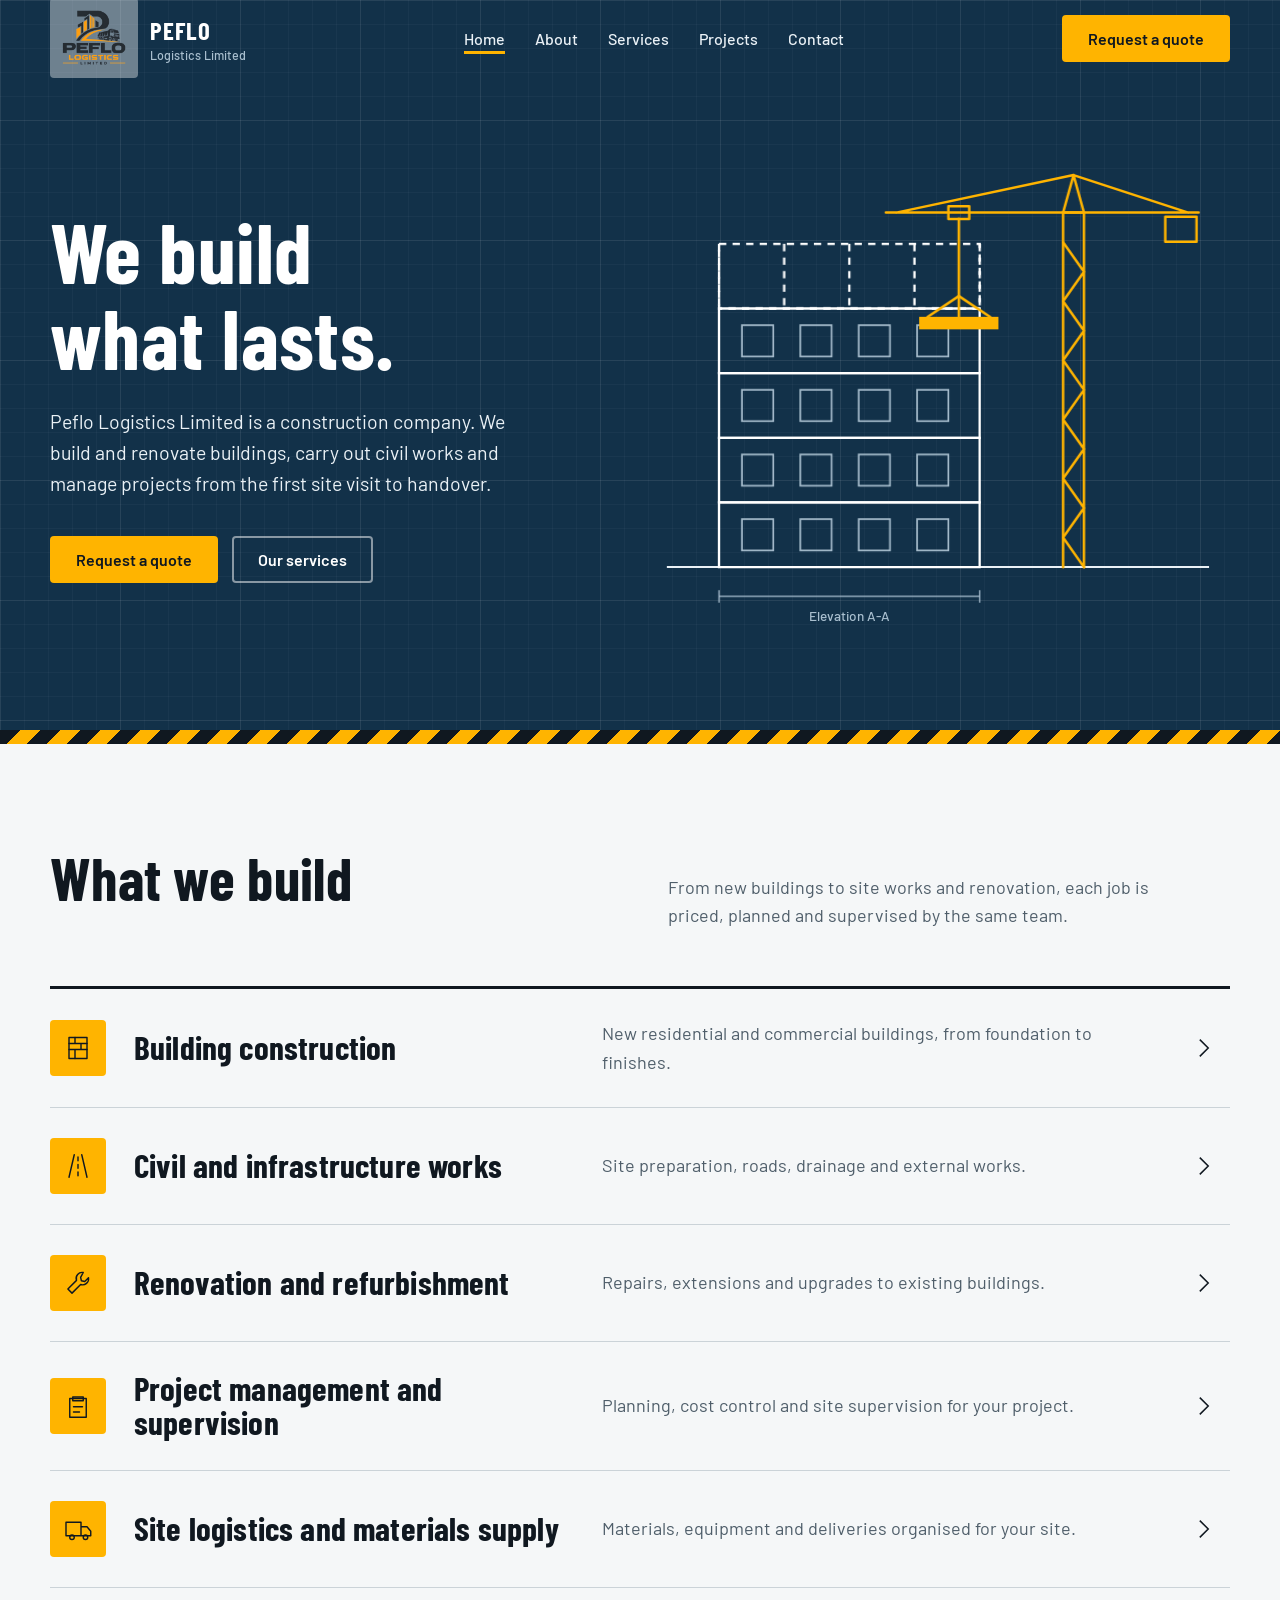
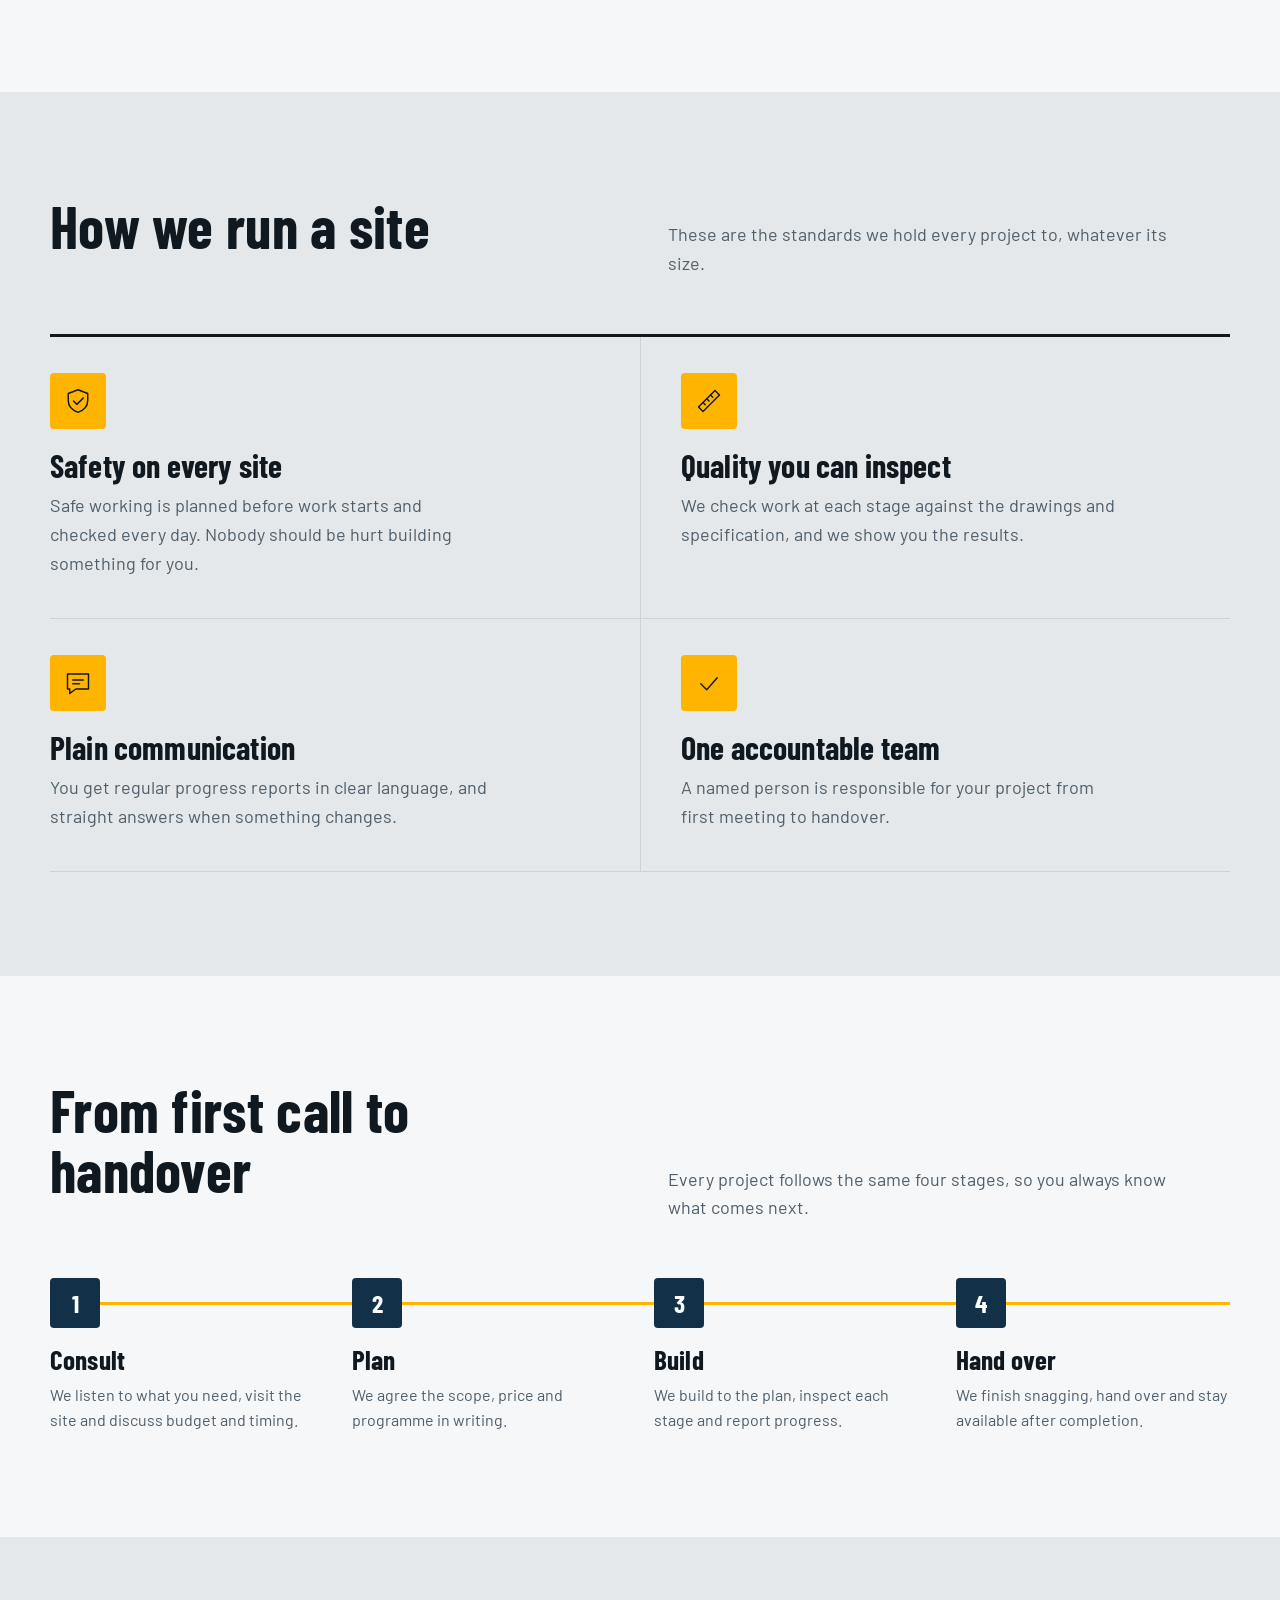
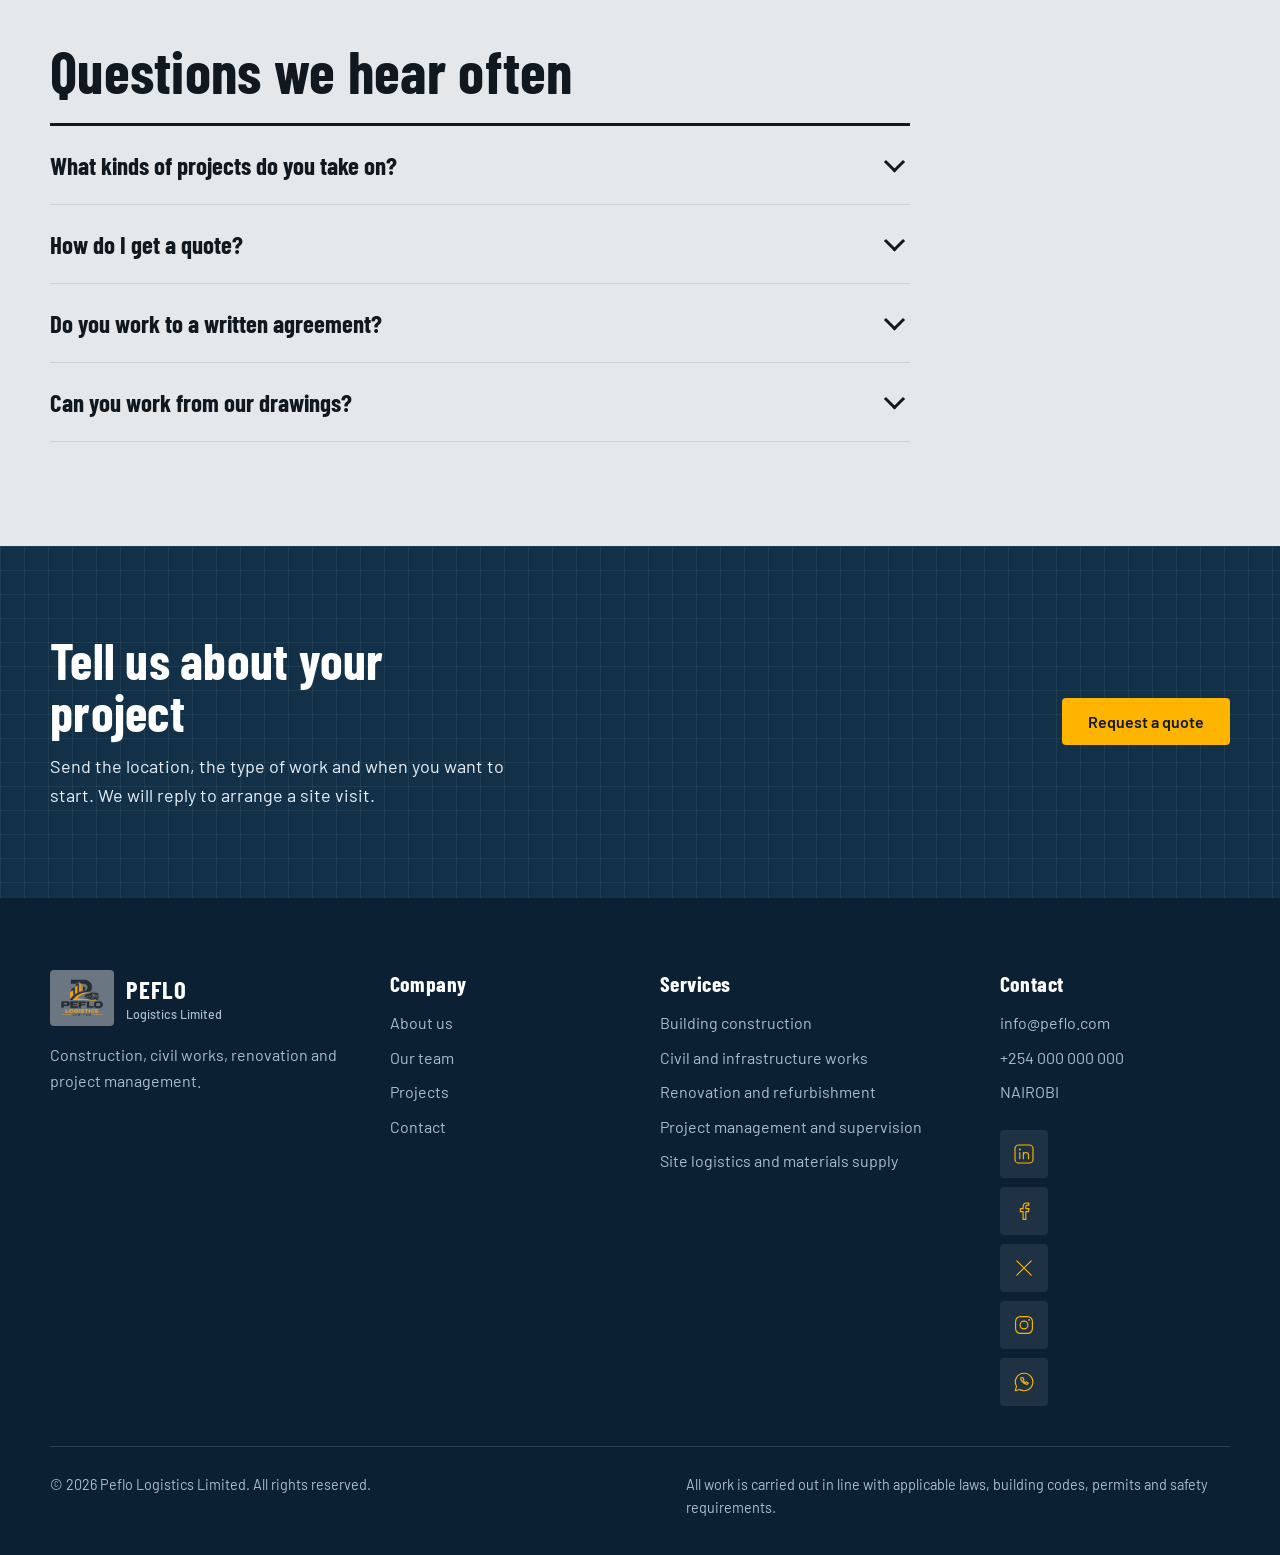
<file: index.html>
<!DOCTYPE html>
<html lang="en">
<head>
<meta charset="utf-8">
<meta name="viewport" content="width=device-width, initial-scale=1, viewport-fit=cover">
<title>Peflo Logistics Limited | Construction company</title>
<meta name="description" content="Peflo Logistics Limited is a construction company. We build and renovate buildings, carry out civil works and manage projects from first site visit to handover.">
<link rel="icon" href="images/peflobg.jpg">
<link rel="preconnect" href="https://fonts.googleapis.com">
<link rel="preconnect" href="https://fonts.gstatic.com" crossorigin>
<link href="https://fonts.googleapis.com/css2?family=Barlow+Condensed:wght@600;700&family=Barlow:wght@400;500;600&display=swap" rel="stylesheet">
<link rel="stylesheet" href="css/style.css">
</head>
<body>
<a class="skip" href="#main">Skip to content</a>
<div class="progress" id="progress" aria-hidden="true"></div>
<header class="site-header" id="site-header"></header>
<main id="main">
<section class="hero"><div class="wrap">
<div class="hero-copy">
<h1>We build what lasts.</h1>
<p class="lead">Peflo Logistics Limited is a construction company. We build and renovate buildings, carry out civil works and manage projects from the first site visit to handover.</p>
<div class="cta"><a class="btn" href="contact.html">Request a quote</a><a class="btn line" href="services.html">Our services</a></div>
</div>
<div data-render="blueprint"></div>
</div></section>
<div class="hazard"></div>

<section class="section"><div class="wrap">
<div class="intro"><h2>What we build</h2><p>From new buildings to site works and renovation, each job is priced, planned and supervised by the same team.</p></div>
<div data-render="works"></div>
</div></section>

<section class="section alt"><div class="wrap">
<div class="intro"><h2>How we run a site</h2><p>These are the standards we hold every project to, whatever its size.</p></div>
<div data-render="reasons"></div>
</div></section>

<section class="section"><div class="wrap">
<div class="intro"><h2>From first call to handover</h2><p>Every project follows the same four stages, so you always know what comes next.</p></div>
<div data-render="steps"></div>
</div></section>

<section class="section alt"><div class="wrap">
<h2>Questions we hear often</h2>
<div class="faq" data-render="faq"></div>
</div></section>

<section class="band"><div class="wrap"><div><h2>Tell us about your project</h2><p>Send the location, the type of work and when you want to start. We will reply to arrange a site visit.</p></div><a class="btn" href="contact.html">Request a quote</a></div></section>
</main>
<footer class="site-footer" id="site-footer"></footer>
<button class="top" id="top-btn" aria-label="Back to top"></button>
<script src="js/script.js"></script>
</body>
</html>
</file>
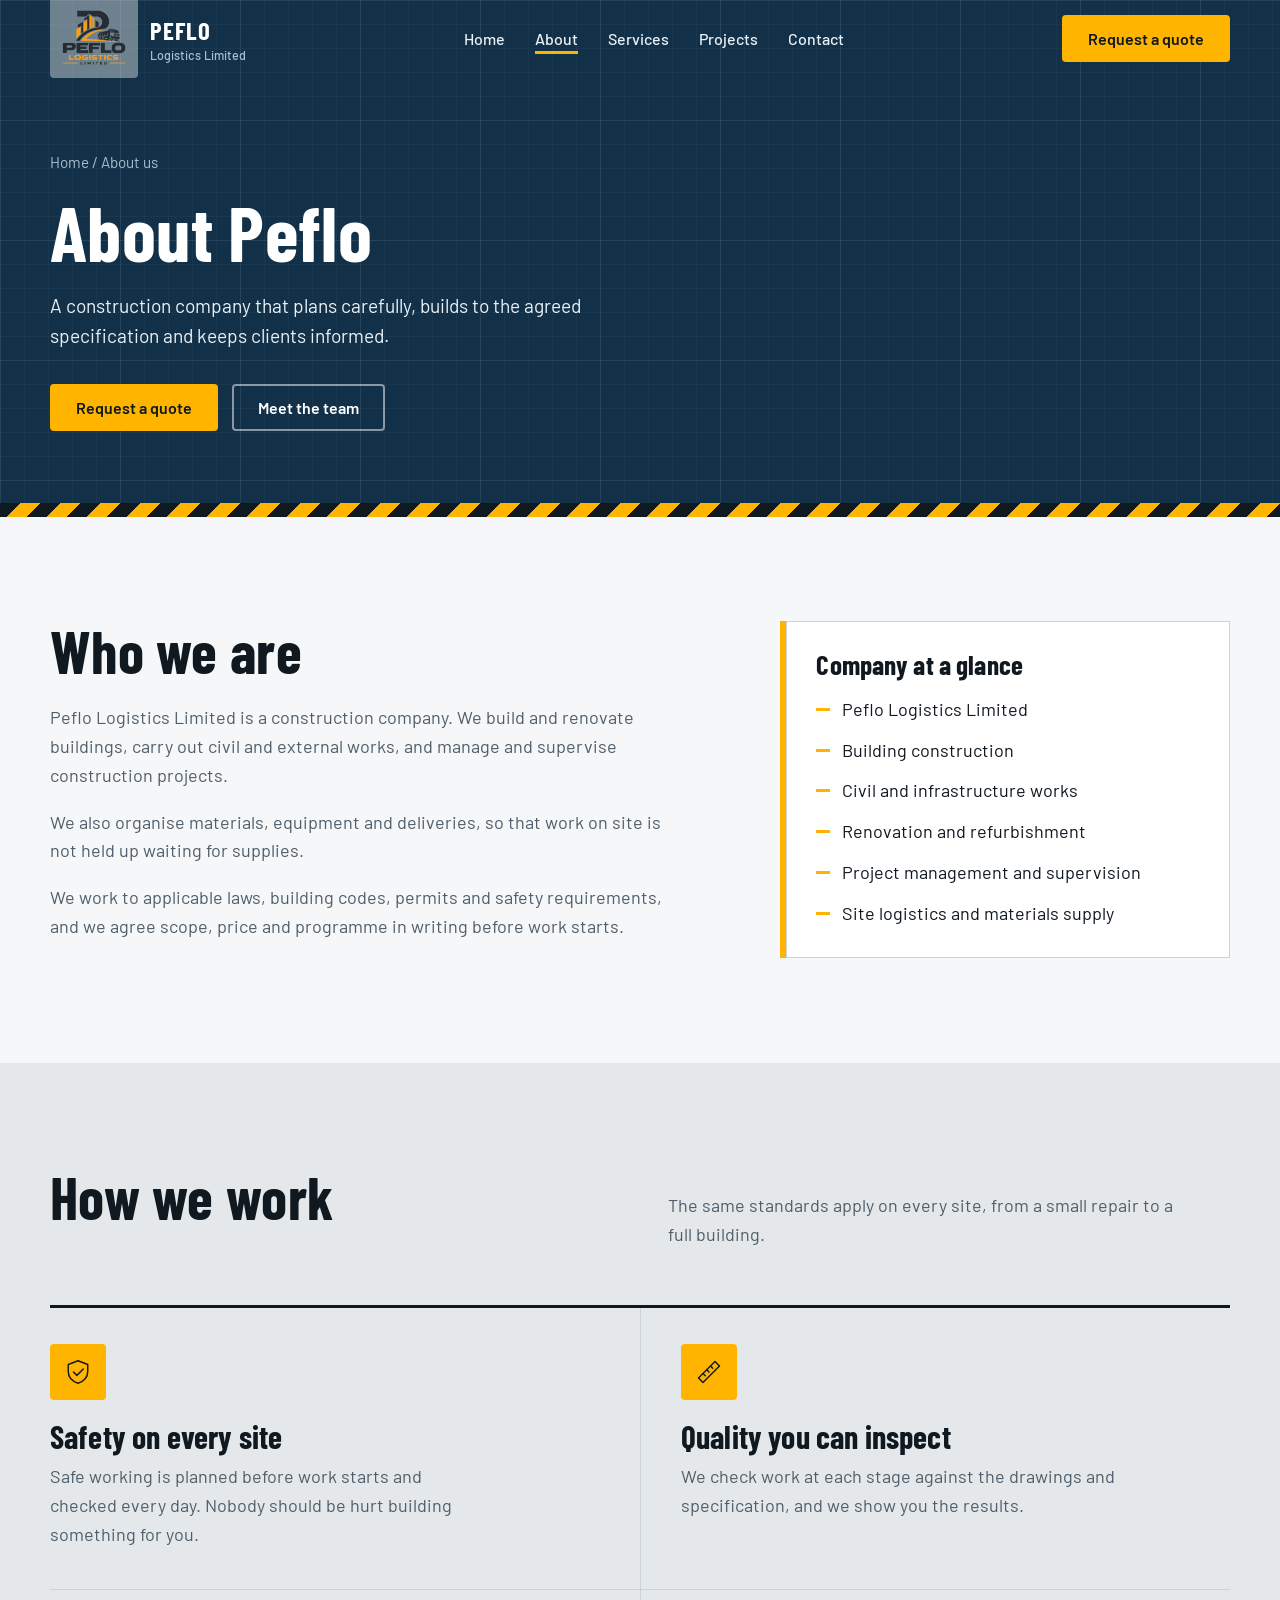
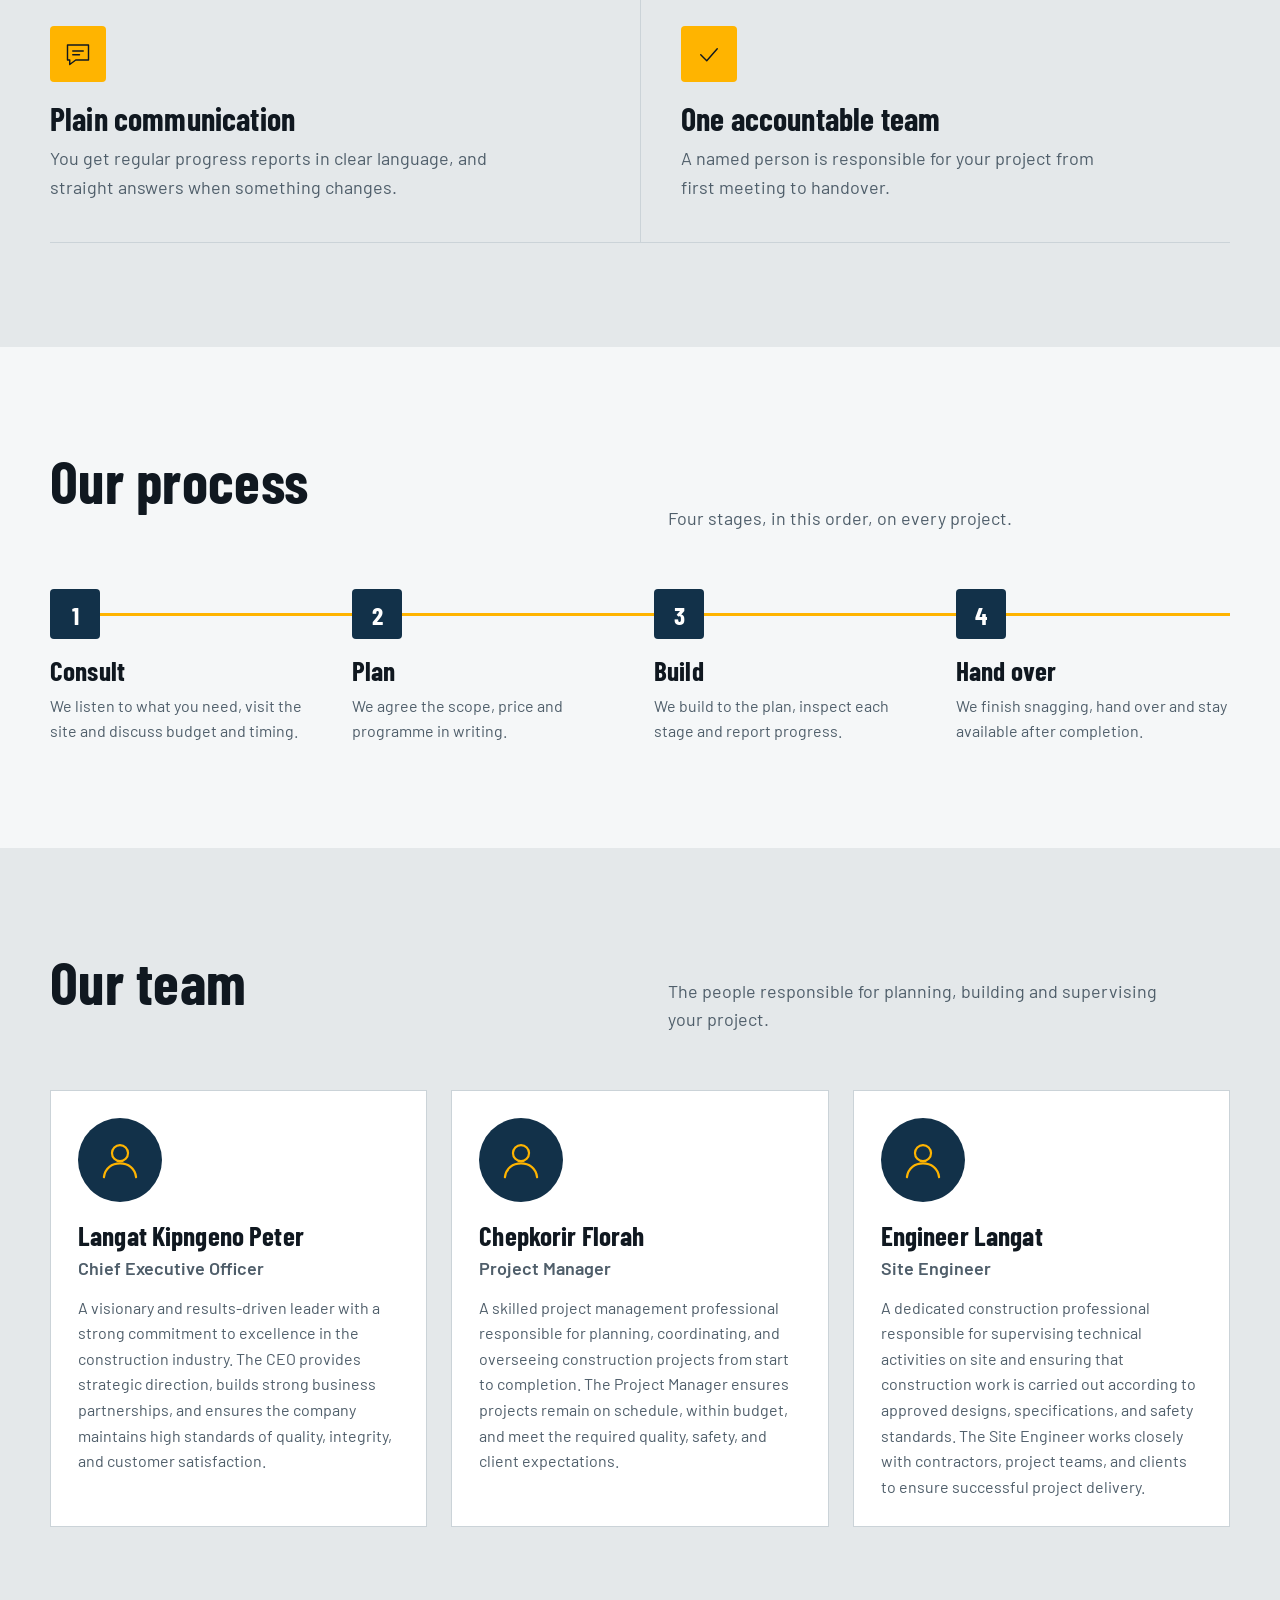
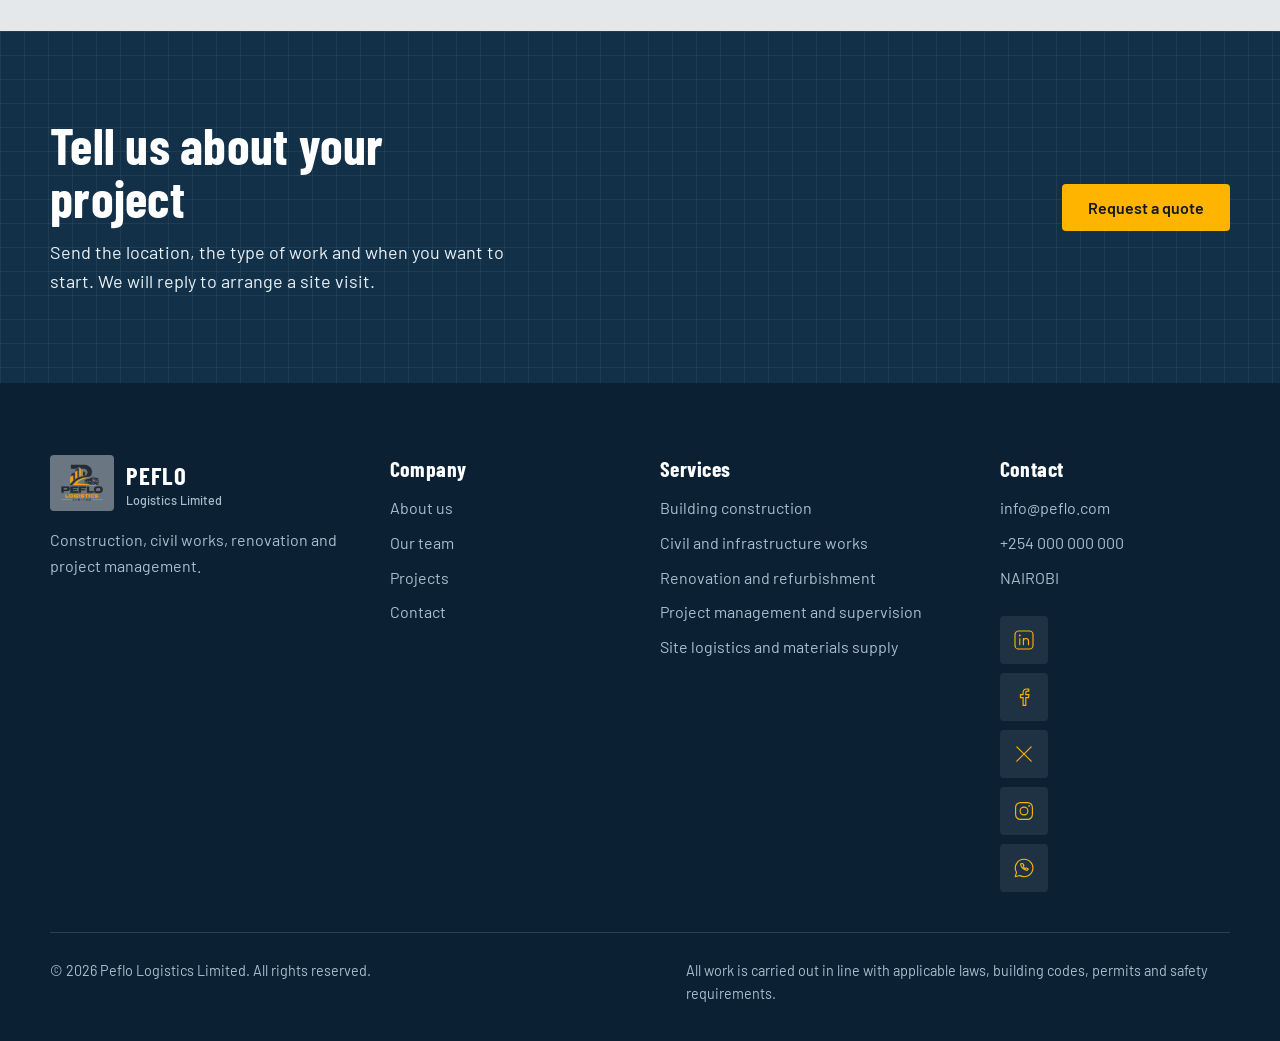
<file: about.html>
<!DOCTYPE html>
<html lang="en">
<head>
<meta charset="utf-8">
<meta name="viewport" content="width=device-width, initial-scale=1, viewport-fit=cover">
<title>About | Peflo Logistics Limited</title>
<meta name="description" content="About Peflo Logistics Limited, a construction company: who we are, how we work and our team.">
<link rel="icon" href="images/peflob.jpg">
<link rel="preconnect" href="https://fonts.googleapis.com">
<link rel="preconnect" href="https://fonts.gstatic.com" crossorigin>
<link href="https://fonts.googleapis.com/css2?family=Barlow+Condensed:wght@600;700&family=Barlow:wght@400;500;600&display=swap" rel="stylesheet">
<link rel="stylesheet" href="css/style.css">
</head>
<body>
<a class="skip" href="#main">Skip to content</a>
<div class="progress" id="progress" aria-hidden="true"></div>
<header class="site-header" id="site-header"></header>
<main id="main">
<section class="pagehead"><div class="wrap">
<nav class="crumbs" aria-label="Breadcrumb"><a href="index.html">Home</a> / About us</nav>
<h1>About Peflo</h1>
<p class="lead">A construction company that plans carefully, builds to the agreed specification and keeps clients informed.</p><div class="cta"><a class="btn" href="contact.html">Request a quote</a><a class="btn line" href="#team">Meet the team</a></div>
</div></section>
<div class="hazard"></div>
<section class="section"><div class="wrap two">
<div class="prose rv"><h2>Who we are</h2>
<p>Peflo Logistics Limited is a construction company. We build and renovate buildings, carry out civil and external works, and manage and supervise construction projects.</p>
<p>We also organise materials, equipment and deliveries, so that work on site is not held up waiting for supplies.</p>
<p>We work to applicable laws, building codes, permits and safety requirements, and we agree scope, price and programme in writing before work starts.</p></div>
<aside class="glance rv"><h3>Company at a glance</h3><ul><li>Peflo Logistics Limited</li><li>Building construction</li><li>Civil and infrastructure works</li><li>Renovation and refurbishment</li><li>Project management and supervision</li><li>Site logistics and materials supply</li></ul></aside>
</div></section>

<section class="section alt"><div class="wrap">
<div class="intro"><h2>How we work</h2><p>The same standards apply on every site, from a small repair to a full building.</p></div>
<div data-render="reasons"></div>
</div></section>

<section class="section"><div class="wrap">
<div class="intro"><h2>Our process</h2><p>Four stages, in this order, on every project.</p></div>
<div data-render="steps"></div>
</div></section>

<section class="section alt" id="team"><div class="wrap">
<div class="intro"><h2>Our team</h2><p>The people responsible for planning, building and supervising your project.</p></div>
<div data-render="team"></div>
</div></section>
<section class="band"><div class="wrap"><div><h2>Tell us about your project</h2><p>Send the location, the type of work and when you want to start. We will reply to arrange a site visit.</p></div><a class="btn" href="contact.html">Request a quote</a></div></section>
</main>
<footer class="site-footer" id="site-footer"></footer>
<button class="top" id="top-btn" aria-label="Back to top"></button>
<script src="js/script.js"></script>
</body>
</html>
</file>
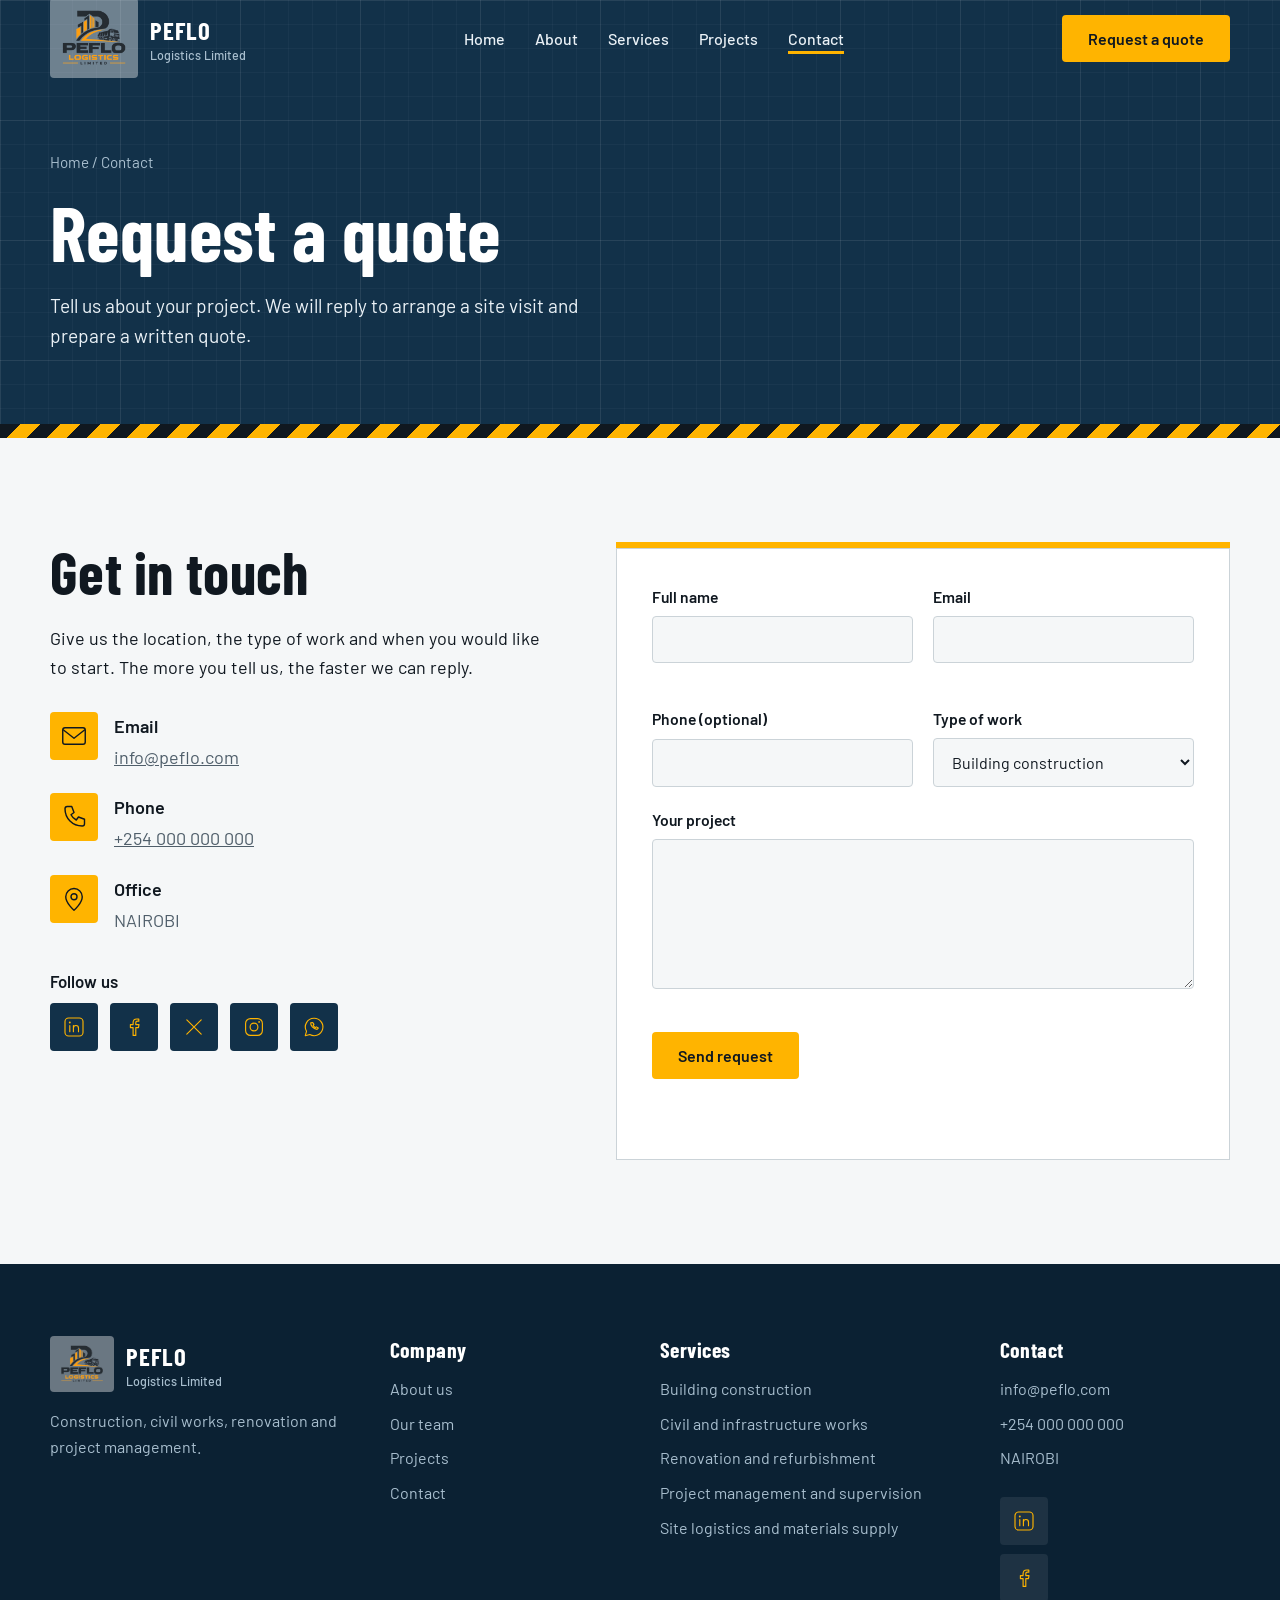
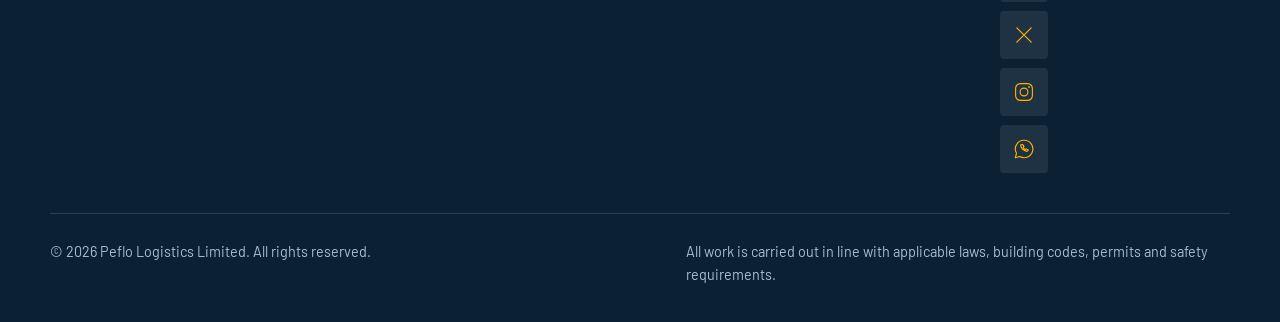
<file: contact.html>
<!DOCTYPE html>
<html lang="en">
<head>
<meta charset="utf-8">
<meta name="viewport" content="width=device-width, initial-scale=1, viewport-fit=cover">
<title>Contact | Peflo Logistics Limited</title>
<meta name="description" content="Request a quote or ask a question. Contact Peflo Logistics Limited.">
<link rel="icon" href="images/peflob.jpg">
<link rel="preconnect" href="https://fonts.googleapis.com">
<link rel="preconnect" href="https://fonts.gstatic.com" crossorigin>
<link href="https://fonts.googleapis.com/css2?family=Barlow+Condensed:wght@600;700&family=Barlow:wght@400;500;600&display=swap" rel="stylesheet">
<link rel="stylesheet" href="css/style.css">
</head>
<body>
<a class="skip" href="#main">Skip to content</a>
<div class="progress" id="progress" aria-hidden="true"></div>
<header class="site-header" id="site-header"></header>
<main id="main">
<section class="pagehead"><div class="wrap">
<nav class="crumbs" aria-label="Breadcrumb"><a href="index.html">Home</a> / Contact</nav>
<h1>Request a quote</h1>
<p class="lead">Tell us about your project. We will reply to arrange a site visit and prepare a written quote.</p>
</div></section>
<div class="hazard"></div>
<section class="section"><div class="wrap cgrid">
<div class="cinfo">
<h2>Get in touch</h2>
<p>Give us the location, the type of work and when you would like to start. The more you tell us, the faster we can reply.</p>
<dl>
<div><span class="badge" data-icon="mail"></span><span><dt>Email</dt><dd><a data-mail href="#"><span data-site="email"></span></a></dd></span></div>
<div><span class="badge" data-icon="phone"></span><span><dt>Phone</dt><dd><a data-tel href="#"><span data-site="phone"></span></a></dd></span></div>
<div><span class="badge" data-icon="pin"></span><span><dt>Office</dt><dd data-site="address"></dd></span></div>
</dl>
<div data-render="social"></div>
</div>
<form id="form" novalidate>
<div class="row">
<label>Full name<input id="name" name="name" autocomplete="name" required><span class="err" id="e-name"></span></label>
<label>Email<input id="email" name="email" type="email" autocomplete="email" required><span class="err" id="e-email"></span></label>
</div>
<div class="row">
<label>Phone (optional)<input id="phone" name="phone" type="tel" autocomplete="tel"></label>
<label>Type of work<select id="topic" name="topic"></select></label>
</div>
<label>Your project<textarea id="msg" name="msg" required></textarea><span class="err" id="e-msg"></span></label>
<button class="btn" type="submit">Send request</button>
<p class="status" id="status" role="status" aria-live="polite"></p>
</form>
</div></section>
</main>
<footer class="site-footer" id="site-footer"></footer>
<button class="top" id="top-btn" aria-label="Back to top"></button>
<script src="js/script.js"></script>
</body>
</html>
</file>
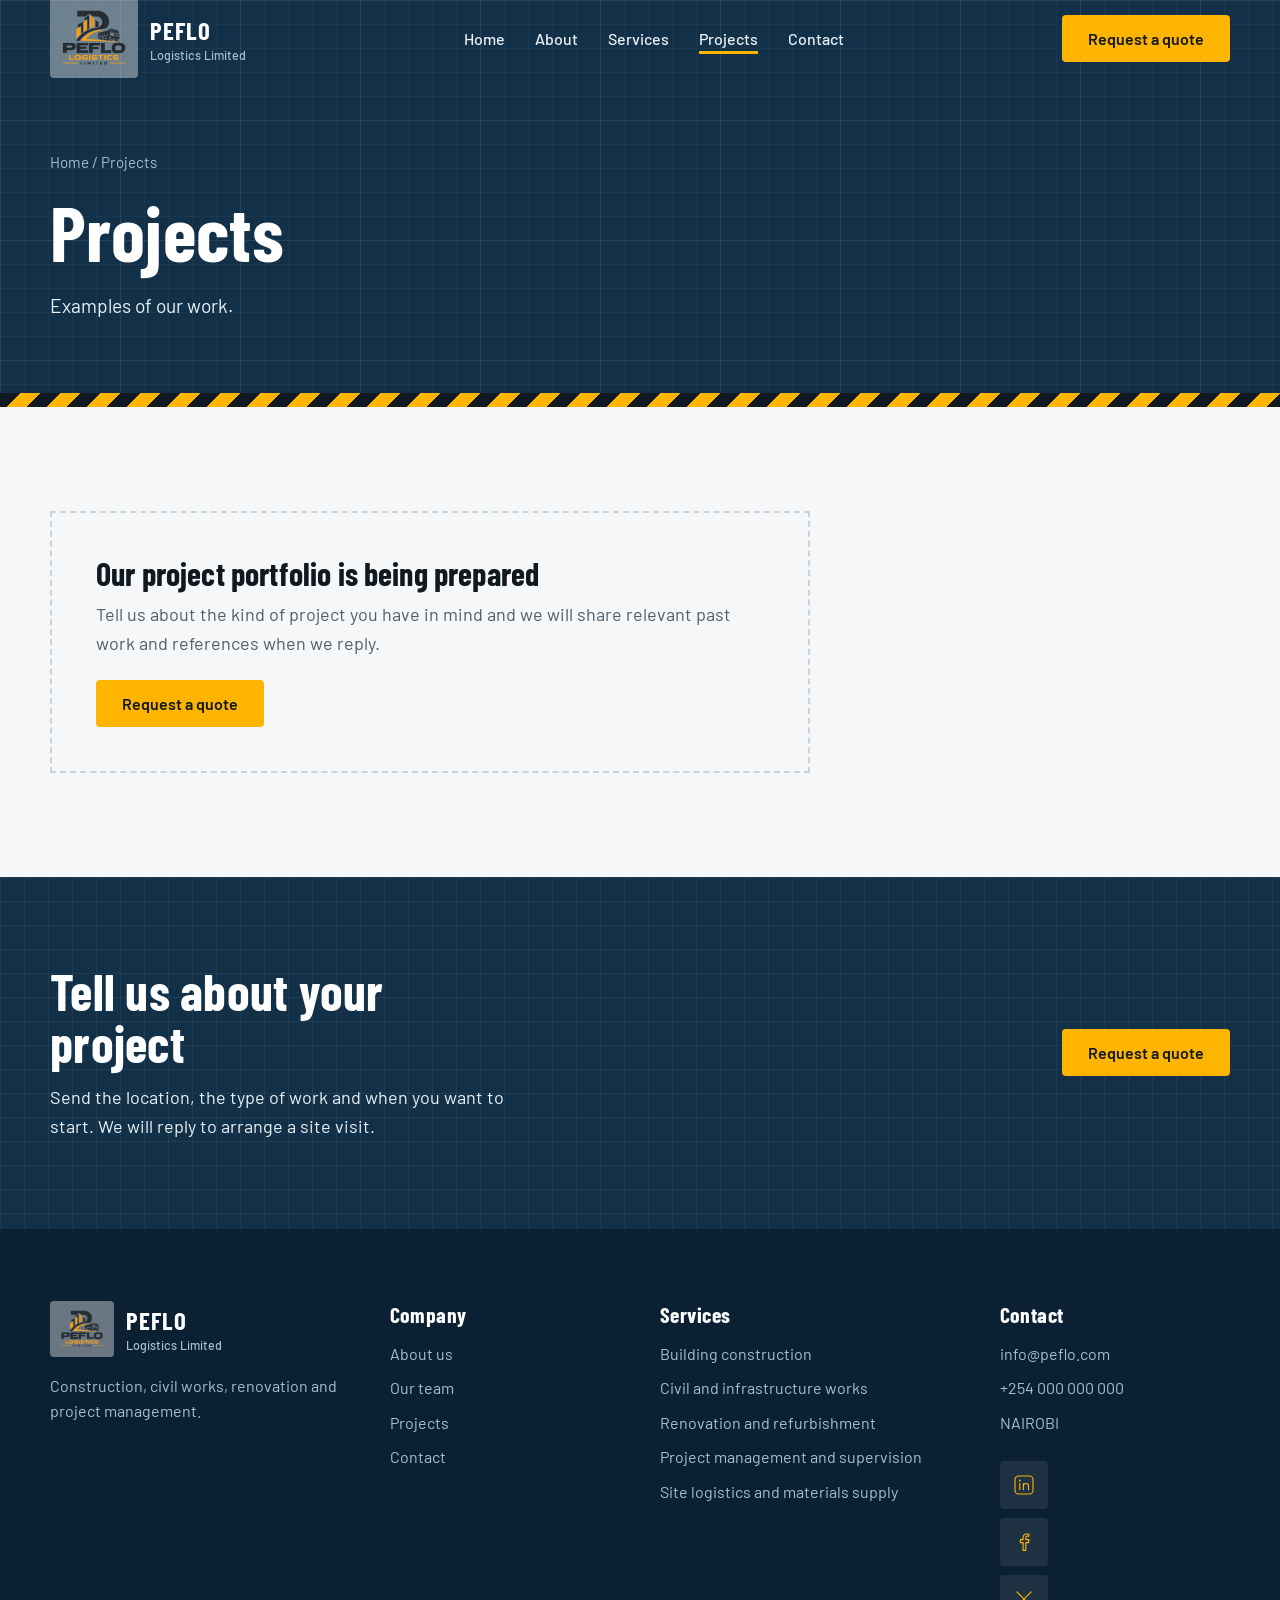
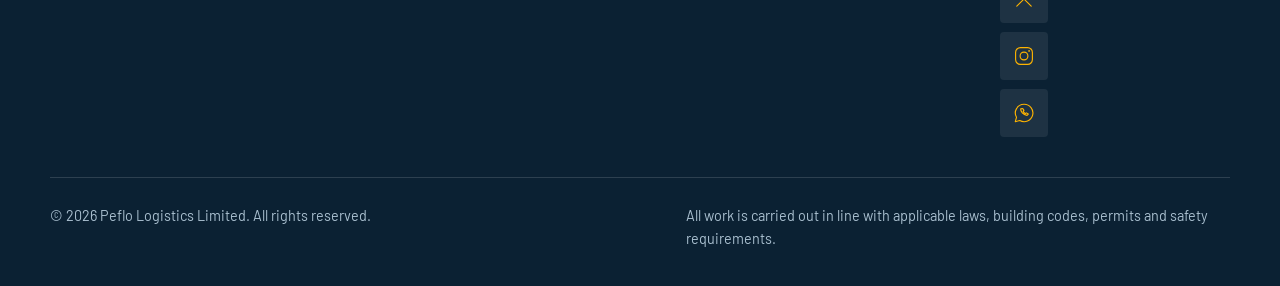
<file: projects.html>
<!DOCTYPE html>
<html lang="en">
<head>
<meta charset="utf-8">
<meta name="viewport" content="width=device-width, initial-scale=1, viewport-fit=cover">
<title>Projects | Peflo Logistics Limited</title>
<meta name="description" content="Projects by Peflo Logistics Limited.">
<link rel="icon" href="images/peflob.jpg">
<link rel="preconnect" href="https://fonts.googleapis.com">
<link rel="preconnect" href="https://fonts.gstatic.com" crossorigin>
<link href="https://fonts.googleapis.com/css2?family=Barlow+Condensed:wght@600;700&family=Barlow:wght@400;500;600&display=swap" rel="stylesheet">
<link rel="stylesheet" href="css/style.css">
</head>
<body>
<a class="skip" href="#main">Skip to content</a>
<div class="progress" id="progress" aria-hidden="true"></div>
<header class="site-header" id="site-header"></header>
<main id="main">
<section class="pagehead"><div class="wrap">
<nav class="crumbs" aria-label="Breadcrumb"><a href="index.html">Home</a> / Projects</nav>
<h1>Projects</h1>
<p class="lead">Examples of our work.</p>
</div></section>
<div class="hazard"></div>
<section class="section"><div class="wrap"><div data-render="projects"></div></div></section>
<section class="band"><div class="wrap"><div><h2>Tell us about your project</h2><p>Send the location, the type of work and when you want to start. We will reply to arrange a site visit.</p></div><a class="btn" href="contact.html">Request a quote</a></div></section>
</main>
<footer class="site-footer" id="site-footer"></footer>
<button class="top" id="top-btn" aria-label="Back to top"></button>
<script src="js/script.js"></script>
</body>
</html>
</file>
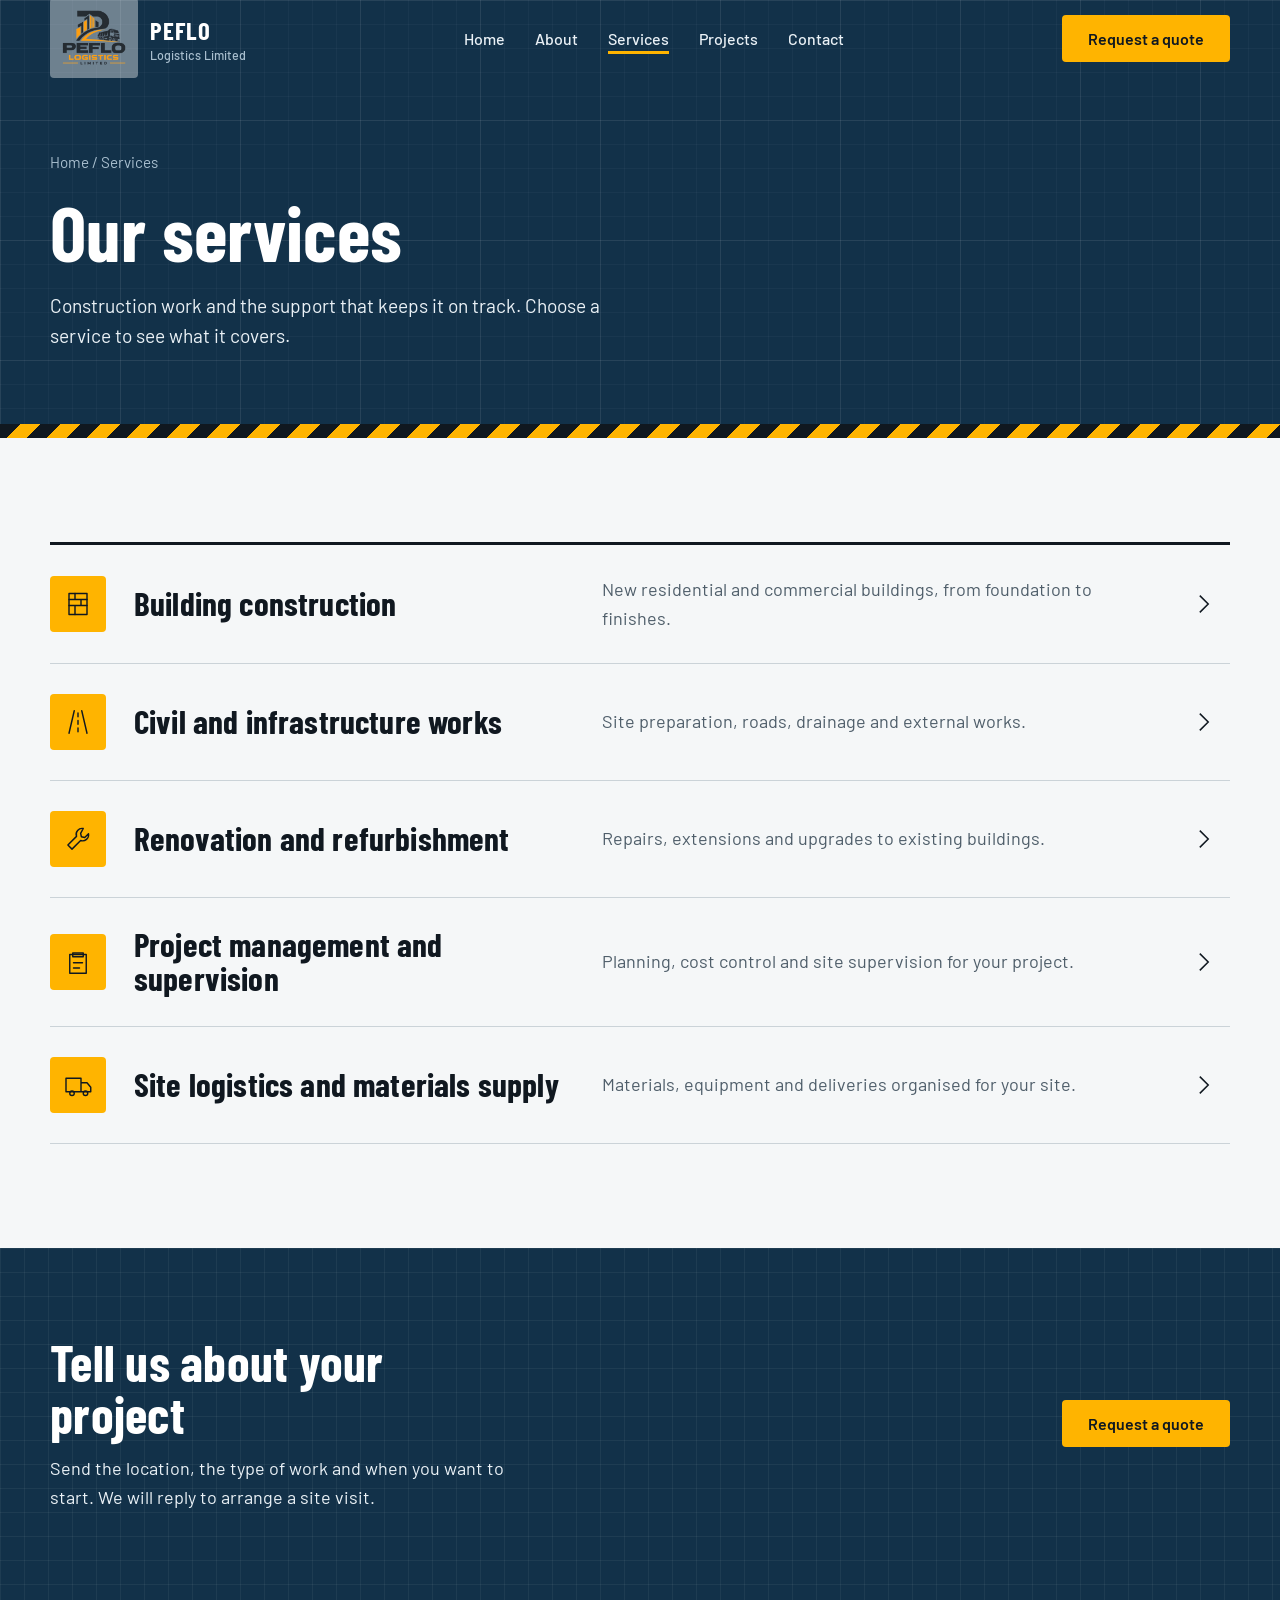
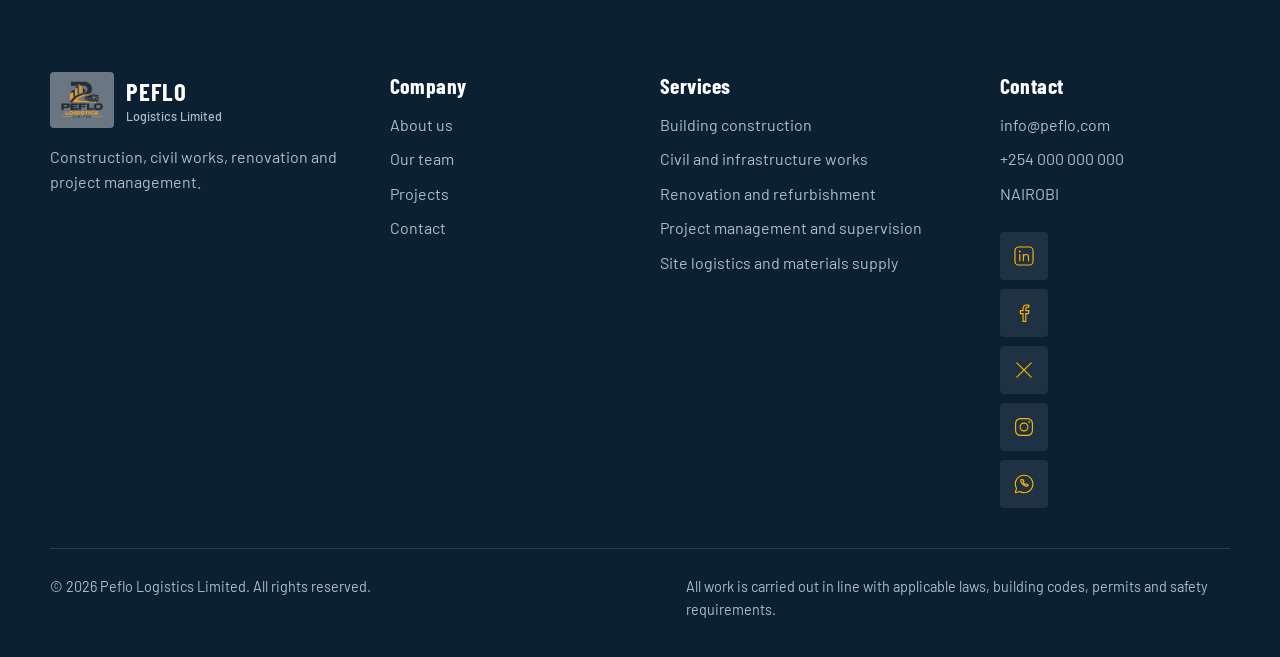
<file: service.html>
<!DOCTYPE html>
<html lang="en">
<head>
<meta charset="utf-8">
<meta name="viewport" content="width=device-width, initial-scale=1, viewport-fit=cover">
<title>Service | Peflo Logistics Limited</title>
<meta name="description" content="A service from Peflo Logistics Limited.">
<link rel="icon" href="images/peflob.jpg">
<link rel="preconnect" href="https://fonts.googleapis.com">
<link rel="preconnect" href="https://fonts.gstatic.com" crossorigin>
<link href="https://fonts.googleapis.com/css2?family=Barlow+Condensed:wght@600;700&family=Barlow:wght@400;500;600&display=swap" rel="stylesheet">
<link rel="stylesheet" href="css/style.css">
</head>
<body>
<a class="skip" href="#main">Skip to content</a>
<div class="progress" id="progress" aria-hidden="true"></div>
<header class="site-header" id="site-header"></header>
<main id="main">
<div id="service-root"></div>
</main>
<footer class="site-footer" id="site-footer"></footer>
<button class="top" id="top-btn" aria-label="Back to top"></button>
<script src="js/script.js"></script>
</body>
</html>
</file>
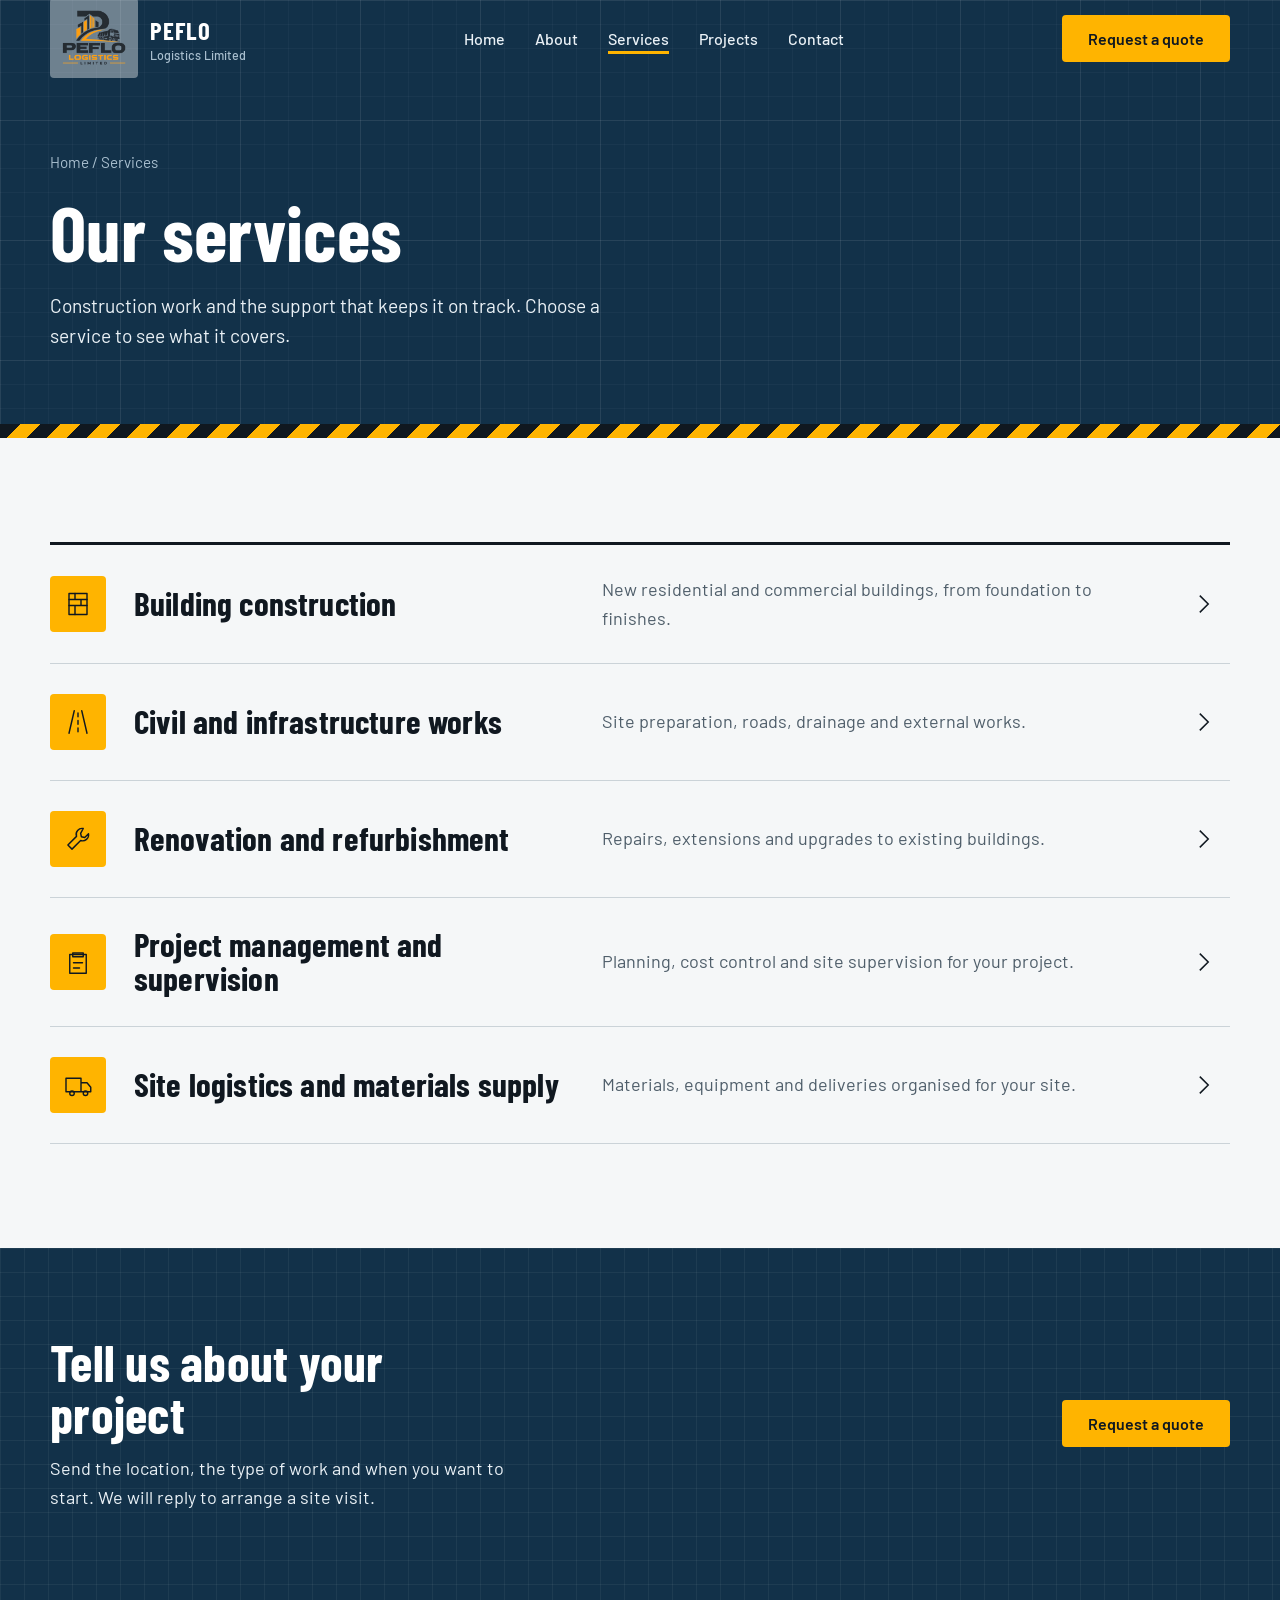
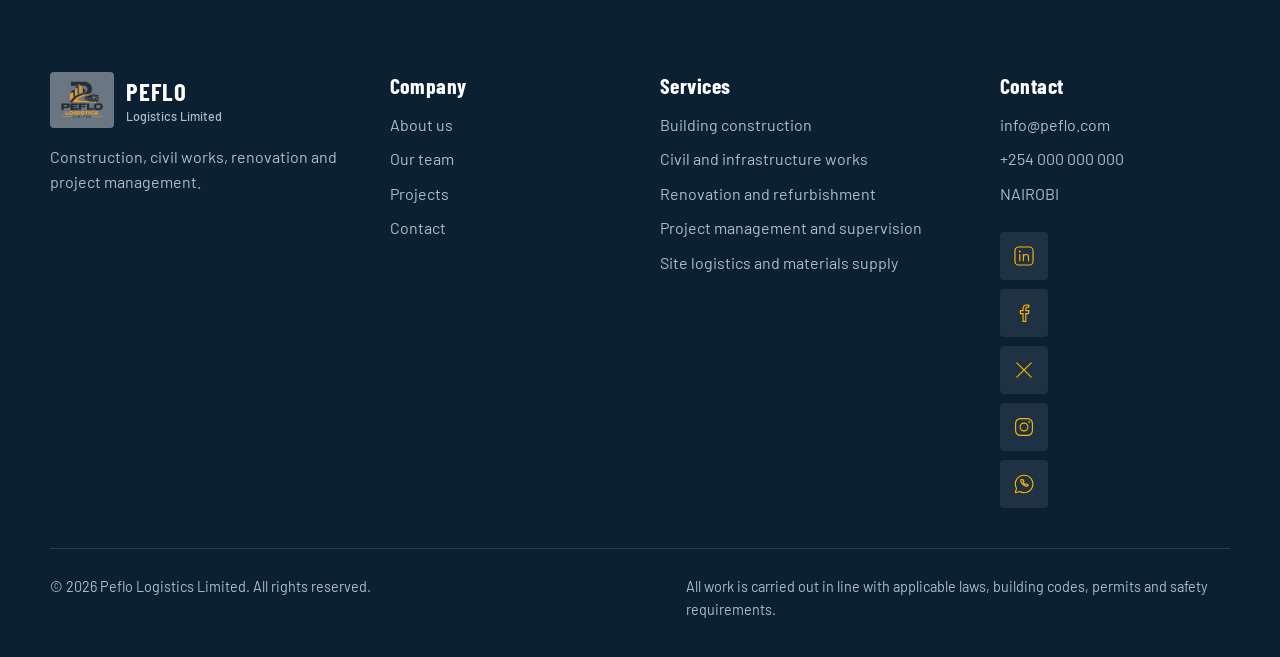
<file: services.html>
<!DOCTYPE html>
<html lang="en">
<head>
<meta charset="utf-8">
<meta name="viewport" content="width=device-width, initial-scale=1, viewport-fit=cover">
<title>Services | Peflo Logistics Limited</title>
<meta name="description" content="Building construction, civil works, renovation, project management and site logistics from Peflo Logistics Limited.">
<link rel="icon" href="images/peflob.jpg">
<link rel="preconnect" href="https://fonts.googleapis.com">
<link rel="preconnect" href="https://fonts.gstatic.com" crossorigin>
<link href="https://fonts.googleapis.com/css2?family=Barlow+Condensed:wght@600;700&family=Barlow:wght@400;500;600&display=swap" rel="stylesheet">
<link rel="stylesheet" href="css/style.css">
</head>
<body>
<a class="skip" href="#main">Skip to content</a>
<div class="progress" id="progress" aria-hidden="true"></div>
<header class="site-header" id="site-header"></header>
<main id="main">
<section class="pagehead"><div class="wrap">
<nav class="crumbs" aria-label="Breadcrumb"><a href="index.html">Home</a> / Services</nav>
<h1>Our services</h1>
<p class="lead">Construction work and the support that keeps it on track. Choose a service to see what it covers.</p>
</div></section>
<div class="hazard"></div>
<section class="section"><div class="wrap"><div data-render="works"></div></div></section>
<section class="band"><div class="wrap"><div><h2>Tell us about your project</h2><p>Send the location, the type of work and when you want to start. We will reply to arrange a site visit.</p></div><a class="btn" href="contact.html">Request a quote</a></div></section>
</main>
<footer class="site-footer" id="site-footer"></footer>
<button class="top" id="top-btn" aria-label="Back to top"></button>
<script src="js/script.js"></script>
</body>
</html>
</file>
<file: css/style.css>
/* Peflo Logistics Limited - styles
   Colours and fonts are set once in :root. Change them there. */
:root{
  --blue:#123149;        /* blueprint blue */
  --blue-deep:#0B2133;
  --amber:#FFB400;       /* hi-vis amber */
  --bg:#F5F7F8;
  --surface:#FFFFFF;
  --alt:#E4E8EA;
  --text:#101820;
  --muted:#4F5E6A;
  --line:#CBD3D8;
  --on-blue:#EAF1F6;
  --on-blue-muted:#A9BFCF;
  --head:"Barlow Condensed","Arial Narrow",Arial,sans-serif;
  --body:"Barlow",system-ui,-apple-system,"Segoe UI",Roboto,Arial,sans-serif;
  --radius:4px;
  box-sizing:border-box;
  padding-top:env(safe-area-inset-top,0px);
  padding-bottom:env(safe-area-inset-bottom,0px);
}
@media (prefers-color-scheme:dark){
  :root:not([data-theme="light"]){--bg:#0D151C;--surface:#131E27;--alt:#16222C;--text:#E8EEF2;--muted:#9FB0BC;--line:#25343F}
}
:root[data-theme="dark"]{--bg:#0D151C;--surface:#131E27;--alt:#16222C;--text:#E8EEF2;--muted:#9FB0BC;--line:#25343F}

*,*::before,*::after{box-sizing:inherit}
html{scroll-behavior:smooth;scroll-padding-top:calc(88px + env(safe-area-inset-top,0px));height:100%}
body{margin:0;min-height:100%;background:var(--bg);color:var(--text);font-family:var(--body);font-size:18px;line-height:1.6;-webkit-font-smoothing:antialiased}
img,svg{max-width:100%}
a{color:inherit}
p{margin:0}
h1,h2,h3{font-family:var(--head);font-weight:700;line-height:1.02;margin:0;letter-spacing:.005em}
.wrap{width:min(1180px,100% - 48px);margin-inline:auto}
:focus-visible{outline:3px solid var(--amber);outline-offset:3px}
.skip{position:absolute;left:-999px;top:8px;background:var(--amber);color:#101820;padding:10px 16px;border-radius:var(--radius);z-index:200;font-weight:600}
.skip:focus{left:12px}
.ic{width:28px;height:28px;stroke:currentColor;fill:none;stroke-width:1.9;stroke-linecap:round;stroke-linejoin:round;flex:none}
.progress{position:fixed;top:0;left:0;height:3px;width:0;background:var(--amber);z-index:300}

/* ---------- header ---------- */
.site-header{position:fixed;inset:0 0 auto 0;z-index:100;padding-top:env(safe-area-inset-top,0px);transition:background .3s,box-shadow .3s}
.site-header.solid{background:rgba(11,33,51,.96);backdrop-filter:blur(8px);box-shadow:0 1px 0 rgba(255,255,255,.1)}
.site-header .wrap{display:flex;align-items:center;justify-content:space-between;height:76px;gap:24px}
.brand{display:flex;align-items:center;gap:12px;text-decoration:none;color:#fff;line-height:1}
.brand svg{width:40px;height:40px;flex:none}
.brand b{display:block;font:700 1.55rem var(--head);letter-spacing:.04em}
.brand small{display:block;font:500 .78rem var(--body);color:var(--on-blue-muted);margin-top:3px}
.brand .logo{height:80px;width:auto;max-width:820px;object-fit:contain;display:block;background:#ffffff63;padding:4px 8px;border-radius:var(--radius)}
.site-footer .brand .logo{height:56px}
#menu{display:flex;gap:30px;list-style:none;margin:0;padding:0;align-items:center}
#menu a{color:var(--on-blue);text-decoration:none;font-weight:500;font-size:1rem;padding:6px 0;background:linear-gradient(var(--amber),var(--amber)) 0 100%/0 3px no-repeat;transition:background-size .25s}
#menu a:hover,#menu a[aria-current="page"]{background-size:100% 3px}
#menu .has-sub{position:relative}
#menu .sub{position:absolute;top:100%;left:-18px;min-width:310px;background:var(--blue-deep);border-radius:var(--radius);padding:18px 10px 10px;list-style:none;margin:0;display:block;box-shadow:0 22px 40px -18px rgba(0,0,0,.7);opacity:0;visibility:hidden;transform:translateY(8px);transition:opacity .2s,transform .2s,visibility .2s}
#menu .has-sub:hover .sub,#menu .has-sub:focus-within .sub{opacity:1;visibility:visible;transform:none}
#menu .sub a{display:block;padding:11px 14px;border-radius:var(--radius);background:none;white-space:nowrap}
#menu .sub a:hover{background:rgba(255,255,255,.09)}
.btn{display:inline-block;border:0;cursor:pointer;font:600 1rem var(--body);text-decoration:none;padding:14px 26px;border-radius:var(--radius);background:var(--amber);color:#101820;transition:transform .2s,box-shadow .2s}
.btn:hover{transform:translateY(-2px);box-shadow:0 10px 22px -10px rgba(255,180,0,.9)}
.btn.line{background:transparent;color:#fff;box-shadow:inset 0 0 0 2px rgba(255,255,255,.5)}
.btn.line:hover{box-shadow:inset 0 0 0 2px #fff}
.menu-btn{display:none;background:none;border:0;color:#fff;width:46px;height:46px;cursor:pointer}
.menu-btn span,.menu-btn span::before,.menu-btn span::after{display:block;width:26px;height:2px;background:currentColor;position:relative;transition:transform .25s,top .25s;margin:auto}
.menu-btn span::before,.menu-btn span::after{content:"";position:absolute;left:0}
.menu-btn span::before{top:-8px}.menu-btn span::after{top:8px}
.menu-btn[aria-expanded="true"] span{background:transparent}
.menu-btn[aria-expanded="true"] span::before{top:0;transform:rotate(45deg)}
.menu-btn[aria-expanded="true"] span::after{top:0;transform:rotate(-45deg)}

/* ---------- hero ---------- */
.hero{background:var(--blue);color:#fff;position:relative;overflow:hidden;padding:150px 0 90px;
  background-image:linear-gradient(rgba(255,255,255,.06) 1px,transparent 1px),linear-gradient(90deg,rgba(255,255,255,.06) 1px,transparent 1px),linear-gradient(rgba(255,255,255,.03) 1px,transparent 1px),linear-gradient(90deg,rgba(255,255,255,.03) 1px,transparent 1px);
  background-size:120px 120px,120px 120px,24px 24px,24px 24px}
.hero .wrap{display:grid;grid-template-columns:1fr 1.05fr;gap:40px;align-items:center}
.hero h1{font-size:clamp(3rem,6.6vw,5.6rem);max-width:11ch}
.hero .lead{margin-top:26px;font-size:1.22rem;color:var(--on-blue);max-width:44ch}
.hero .cta{display:flex;flex-wrap:wrap;gap:14px;margin-top:36px}
.hero-copy>*{opacity:0;transform:translateY(16px)}
.loaded .hero-copy>*{animation:rise .8s cubic-bezier(.2,.7,.2,1) forwards}
.loaded .hero-copy>:nth-child(2){animation-delay:.12s}
.loaded .hero-copy>:nth-child(3){animation-delay:.24s}
@keyframes rise{to{opacity:1;transform:none}}
.hazard{height:14px;background:repeating-linear-gradient(-45deg,var(--amber) 0 14px,#101820 14px 28px);background-size:40px 40px;animation:slide 3s linear infinite}
@keyframes slide{to{background-position:40px 0}}

/* blueprint drawing */
.bp{width:100%;height:auto;display:block;overflow:visible}
.bp .ground{stroke:var(--on-blue);stroke-width:2}
.bp .fl,.bp .col{fill:none;stroke:#fff;stroke-width:2.2}
.bp .fl{stroke-dasharray:1;stroke-dashoffset:1}
.bp .win{fill:none;stroke:var(--on-blue-muted);stroke-width:1.6;opacity:0}
.bp .open{stroke-dasharray:7 6;stroke-dashoffset:0;opacity:0}
.bp .col{opacity:0;stroke-dasharray:7 6}
.bp .crane{fill:none;stroke:var(--amber);stroke-width:2.4;stroke-linecap:round;stroke-linejoin:round;opacity:0}
.bp .load{fill:var(--amber);stroke:none}
.bp .label{font:500 13px "Barlow",Arial,sans-serif;fill:var(--on-blue-muted);opacity:0}
.bp .dim{stroke:var(--on-blue-muted);stroke-width:1.2;opacity:0}
.loaded .bp .fl{animation:draw .9s var(--d) cubic-bezier(.5,.1,.3,1) forwards}
.loaded .bp .win{animation:fade .5s calc(var(--d) + .7s) forwards}
.loaded .bp .open,.loaded .bp .col{animation:fade .6s var(--d) forwards}
.loaded .bp .crane{animation:fade .8s .3s forwards}
.loaded .bp .label,.loaded .bp .dim{animation:fade .8s 3.6s forwards}
.bp .swing{transform-box:fill-box;transform-origin:50% 0;animation:sway 5s 4s ease-in-out infinite alternate}
.bp .lift{animation:lift 7s 4s ease-in-out infinite alternate}
@keyframes draw{to{stroke-dashoffset:0}}
@keyframes fade{to{opacity:1}}
@keyframes sway{from{transform:rotate(-2.5deg)}to{transform:rotate(2.5deg)}}
@keyframes lift{from{transform:translateY(40px)}to{transform:translateY(-18px)}}

/* ---------- sections ---------- */
.section{padding:104px 0}
.section.alt{background:var(--alt)}
.section h2{font-size:clamp(2.4rem,4.6vw,3.8rem);margin-bottom:22px}
.intro{display:grid;grid-template-columns:1fr 1fr;gap:56px;align-items:end;margin-bottom:56px}
.intro p{color:var(--muted);font-size:1.12rem;max-width:52ch}
.badge{width:56px;height:56px;border-radius:var(--radius);background:var(--amber);color:#101820;display:grid;place-items:center;flex:none}
.badge .ic{width:30px;height:30px}

/* services as a schedule of works */
.works{border-top:3px solid var(--text)}
.work{display:grid;grid-template-columns:56px 1.1fr 1.4fr 40px;gap:28px;align-items:center;padding:30px 0;border-bottom:1px solid var(--line);text-decoration:none;color:inherit;position:relative;transition:padding .25s}
.work::before{content:"";position:absolute;left:-24px;top:0;bottom:0;width:6px;background:var(--amber);transform:scaleY(0);transform-origin:top;transition:transform .25s}
.work:hover{padding-left:12px}
.work:hover::before,.work:focus-visible::before{transform:scaleY(1)}
.work h3{font-size:clamp(1.7rem,2.6vw,2.2rem)}
.work p{color:var(--muted)}
.work .chev{width:28px;height:28px;stroke:var(--text);fill:none;stroke-width:2.2;transition:transform .25s}
.work:hover .chev{transform:translateX(6px)}

/* reasons */
.reasons{display:grid;grid-template-columns:1fr 1fr;border-top:3px solid var(--text)}
.reason{padding:36px 40px 40px 0;border-bottom:1px solid var(--line)}
.reason:nth-child(even){padding:36px 0 40px 40px;border-left:1px solid var(--line)}
.reason .badge{margin-bottom:20px}
.reason h3{font-size:2rem;margin-bottom:10px}
.reason p{color:var(--muted);max-width:44ch}

/* process: a real sequence */
.steps{display:grid;grid-template-columns:repeat(4,1fr);gap:28px;position:relative;counter-reset:s}
.steps::before{content:"";position:absolute;left:0;right:0;top:24px;height:3px;background:var(--line)}
.steps .bar{position:absolute;left:0;top:24px;height:3px;width:0;background:var(--amber);transition:width 1.6s cubic-bezier(.4,.1,.2,1)}
.steps.in .bar{width:100%}
.step{position:relative;padding-top:68px}
.step::before{counter-increment:s;content:counter(s);position:absolute;top:0;left:0;width:50px;height:50px;border-radius:var(--radius);background:var(--blue);color:#fff;display:grid;place-items:center;font:700 1.6rem var(--head);z-index:1}
.step h3{font-size:1.7rem;margin-bottom:8px}
.step p{color:var(--muted);font-size:1rem}

/* dark band */
.band{background:var(--blue);color:#fff;padding:88px 0;background-image:linear-gradient(rgba(255,255,255,.05) 1px,transparent 1px),linear-gradient(90deg,rgba(255,255,255,.05) 1px,transparent 1px);background-size:24px 24px}
.band .wrap{display:flex;gap:32px;align-items:center;justify-content:space-between;flex-wrap:wrap}
.band h2{font-size:clamp(2.2rem,4vw,3.4rem);max-width:18ch;margin:0}
.band p{margin-top:14px;color:var(--on-blue);max-width:48ch}

/* faq */
.faq{max-width:860px}
details{border-bottom:1px solid var(--line)}
details:first-of-type{border-top:3px solid var(--text)}
summary{list-style:none;cursor:pointer;padding:24px 52px 24px 0;font:700 1.55rem var(--head);position:relative}
summary::-webkit-details-marker{display:none}
summary::after{content:"";position:absolute;right:8px;top:50%;width:12px;height:12px;border-right:3px solid var(--text);border-bottom:3px solid var(--text);transform:translateY(-70%) rotate(45deg);transition:transform .3s}
details[open] summary::after{transform:translateY(-30%) rotate(-135deg)}
details .ans{display:grid;grid-template-rows:0fr;transition:grid-template-rows .35s ease}
details[open] .ans{grid-template-rows:1fr}
details .ans>div{overflow:hidden}
details .ans p{padding:0 52px 26px 0;color:var(--muted)}

/* ---------- inner pages ---------- */
.pagehead{background:var(--blue);color:#fff;padding:150px 0 72px;position:relative;overflow:hidden;
  background-image:linear-gradient(rgba(255,255,255,.06) 1px,transparent 1px),linear-gradient(90deg,rgba(255,255,255,.06) 1px,transparent 1px),linear-gradient(rgba(255,255,255,.03) 1px,transparent 1px),linear-gradient(90deg,rgba(255,255,255,.03) 1px,transparent 1px);
  background-size:120px 120px,120px 120px,24px 24px,24px 24px}
.pagehead .wrap>*{animation:rise .8s cubic-bezier(.2,.7,.2,1) both}
.pagehead .wrap>:nth-child(2){animation-delay:.1s}.pagehead .wrap>:nth-child(3){animation-delay:.2s}.pagehead .wrap>:nth-child(4){animation-delay:.3s}
.crumbs{font-size:.95rem;color:var(--on-blue-muted);margin-bottom:18px}
.crumbs a{text-decoration:none}.crumbs a:hover{color:#fff;text-decoration:underline}
.pagehead h1{font-size:clamp(2.8rem,6vw,4.8rem);max-width:16ch}
.pagehead .lead{margin-top:20px;max-width:52ch;color:var(--on-blue);font-size:1.2rem}
.pagehead .cta{display:flex;gap:14px;flex-wrap:wrap;margin-top:32px}
.two{display:grid;grid-template-columns:1.2fr .8fr;gap:56px;align-items:start}
.prose p{color:var(--muted);margin-bottom:18px;max-width:62ch}
.glance{padding:30px;border-left:6px solid var(--amber);background:var(--surface);box-shadow:inset 0 0 0 1px var(--line)}
.alt .glance{background:var(--bg)}
.glance h3{font-size:1.7rem;margin-bottom:16px}
.glance ul{list-style:none;margin:0;padding:0;display:grid;gap:12px}
.glance li{padding-left:26px;position:relative}
.glance li::before{content:"";position:absolute;left:0;top:.72em;width:14px;height:3px;background:var(--amber)}
.cover{display:grid;grid-template-columns:repeat(auto-fit,minmax(260px,1fr));gap:2px;background:var(--line);border:1px solid var(--line)}
.cover article{background:var(--surface);padding:30px}
.alt .cover article{background:var(--bg)}
.cover .badge{margin-bottom:18px}
.cover h3{font-size:1.6rem;margin-bottom:8px}
.cover p{color:var(--muted);font-size:1rem}
.note{padding:22px 26px;border-left:6px solid var(--amber);background:var(--surface);color:var(--muted);box-shadow:inset 0 0 0 1px var(--line);max-width:820px}
.tgrid{display:grid;grid-template-columns:repeat(auto-fit,minmax(260px,1fr));gap:24px}
.tcard{padding:28px;background:var(--surface);box-shadow:inset 0 0 0 1px var(--line)}
.avatar{width:84px;height:84px;border-radius:50%;background:var(--blue);color:var(--amber);display:grid;place-items:center;margin-bottom:20px;overflow:hidden}
.avatar .ic{width:46px;height:46px}
.tcard h3{font-size:1.7rem}
.tcard .role{color:var(--muted);font-weight:600;margin:4px 0 12px}
.tcard p:last-child{color:var(--muted);font-size:1rem}
.empty{padding:44px;border:2px dashed var(--line);max-width:760px}
.empty h3{font-size:2rem;margin-bottom:10px}
.empty p{color:var(--muted);margin-bottom:22px}
.pgrid{display:grid;grid-template-columns:repeat(auto-fit,minmax(300px,1fr));gap:24px}
.pcard{background:var(--surface);box-shadow:inset 0 0 0 1px var(--line);padding:28px}
.pcard h3{font-size:1.7rem;margin-bottom:6px}
.pcard .meta{color:var(--muted);font-size:.95rem;margin-bottom:12px}

/* ---------- contact ---------- */
.cgrid{display:grid;grid-template-columns:.9fr 1.1fr;gap:64px}
.cinfo dl{margin:30px 0 0;display:grid;gap:22px}
.cinfo dl div{display:flex;gap:16px;align-items:flex-start}
.cinfo dt{font-weight:600}
.cinfo dd{margin:2px 0 0;color:var(--muted)}
.cinfo .badge{width:48px;height:48px}
.social{margin-top:36px}
.social h3{font:600 1.05rem var(--body);margin-bottom:12px}
.social ul{display:flex;gap:12px;list-style:none;margin:0;padding:0;flex-wrap:wrap}
.social a{width:48px;height:48px;border-radius:var(--radius);display:grid;place-items:center;background:var(--blue);color:var(--amber);transition:transform .25s,background .25s,color .25s}
.social a:hover{background:var(--amber);color:#101820;transform:translateY(-4px)}
.social .ic{width:24px;height:24px}
form{display:grid;gap:20px;padding:36px;background:var(--surface);box-shadow:inset 0 0 0 1px var(--line);border-top:6px solid var(--amber)}
.row{display:grid;grid-template-columns:1fr 1fr;gap:20px}
label{display:grid;gap:7px;font-weight:600;font-size:.98rem}
input,select,textarea{font:400 1rem var(--body);color:var(--text);background:var(--bg);border:1.5px solid var(--line);border-radius:var(--radius);padding:13px 14px;width:100%;transition:border-color .2s,box-shadow .2s}
textarea{min-height:150px;resize:vertical}
input:focus,select:focus,textarea:focus{outline:none;border-color:var(--blue);box-shadow:0 0 0 4px rgba(255,180,0,.35)}
input[aria-invalid="true"],textarea[aria-invalid="true"]{border-color:#C0392B}
.err{color:#B3261E;font-weight:500;font-size:.9rem;min-height:1.1em}
@media (prefers-color-scheme:dark){:root:not([data-theme="light"]) .err{color:#FF8A80}}
:root[data-theme="dark"] .err{color:#FF8A80}
form .btn{justify-self:start}
.status{font-weight:600;min-height:1.4em}

/* ---------- footer ---------- */
.site-footer{background:var(--blue-deep);color:var(--on-blue-muted);padding:72px 0 36px;font-size:1rem}
.fgrid{display:grid;grid-template-columns:1.3fr 1fr 1.3fr 1fr;gap:40px;padding-bottom:40px;border-bottom:1px solid rgba(255,255,255,.14)}
.site-footer h4{margin:0 0 14px;color:#fff;font:700 1.35rem var(--head);letter-spacing:.02em}
.site-footer ul{list-style:none;margin:0;padding:0;display:grid;gap:9px}
.site-footer a{text-decoration:none}.site-footer a:hover{color:#fff;text-decoration:underline}
.site-footer .brand{margin-bottom:16px}
.site-footer .social{margin-top:0}
.site-footer .social h3{display:none}
.site-footer .social a{background:rgba(255,255,255,.08)}
.site-footer .social a:hover{text-decoration:none}
.legal{padding-top:26px;display:flex;flex-wrap:wrap;gap:12px 32px;justify-content:space-between;font-size:.9rem}
.legal p{max-width:68ch}
.top{position:fixed;right:20px;bottom:calc(20px + env(safe-area-inset-bottom,0px));width:50px;height:50px;border-radius:var(--radius);border:0;cursor:pointer;background:var(--amber);color:#101820;box-shadow:0 10px 24px -8px rgba(0,0,0,.5);opacity:0;pointer-events:none;transform:translateY(12px);transition:opacity .3s,transform .3s;z-index:90;display:grid;place-items:center}
.top.show{opacity:1;pointer-events:auto;transform:none}
.top .ic{width:22px;height:22px;stroke-width:2.6}

/* scroll reveal: used sparingly */
.rv{opacity:0;transform:translateY(18px);transition:opacity .6s ease,transform .6s cubic-bezier(.2,.7,.2,1)}
.rv.in{opacity:1;transform:none}

/* ---------- responsive ---------- */
@media (max-width:980px){
  .hero{padding-top:128px}
  .hero .wrap,.two,.cgrid,.intro{grid-template-columns:1fr}
  .intro{gap:20px}
  .work{grid-template-columns:56px 1fr 28px;row-gap:8px}
  .work p{grid-column:2/3}
  .work::before{left:-12px}
  .steps{grid-template-columns:1fr 1fr;row-gap:44px}
  .steps::before,.steps .bar{display:none}
  .fgrid{grid-template-columns:1fr 1fr}
  .fgrid>div:first-child{grid-column:1/-1}
}
@media (max-width:760px){
  body{font-size:17px}
  .brand .logo{height:42px;max-width:170px}
  .section{padding:72px 0}
  .menu-btn{display:block}
  .site-header .btn{display:none}
  #menu{position:fixed;inset:calc(76px + env(safe-area-inset-top,0px)) 0 auto 0;flex-direction:column;align-items:stretch;gap:0;background:var(--blue-deep);padding:8px 24px 24px;transform:translateY(-120%);visibility:hidden;transition:transform .35s,visibility .35s;max-height:calc(100vh - 76px - env(safe-area-inset-top,0px));overflow:auto}
  #menu.open{transform:none;visibility:visible}
  #menu a{display:block;padding:16px 0;border-bottom:1px solid rgba(255,255,255,.1);background:none}
  #menu .sub{position:static;opacity:1;visibility:visible;transform:none;background:none;box-shadow:none;min-width:0;padding:0 0 6px 16px}
  #menu .sub a{padding:12px 0;font-size:.97rem;color:var(--on-blue-muted);border-bottom:0;white-space:normal}
  .reasons{grid-template-columns:1fr}
  .reason,.reason:nth-child(even){padding:30px 0;border-left:0}
  .steps,.row,.fgrid{grid-template-columns:1fr}
  .pagehead{padding:128px 0 56px}
  form{padding:24px}
  .work{grid-template-columns:48px 1fr 24px;gap:16px}
}
@media (prefers-reduced-motion:reduce){
  html{scroll-behavior:auto}
  *,*::before,*::after{animation-duration:.01ms!important;animation-delay:0s!important;transition-duration:.01ms!important}
  .rv,.hero-copy>*{opacity:1;transform:none}
  .bp .fl{stroke-dashoffset:0}.bp .win,.bp .open,.bp .col,.bp .crane,.bp .label,.bp .dim{opacity:1}
  .steps .bar{width:100%}
  .hazard{animation:none}
}
</file>
